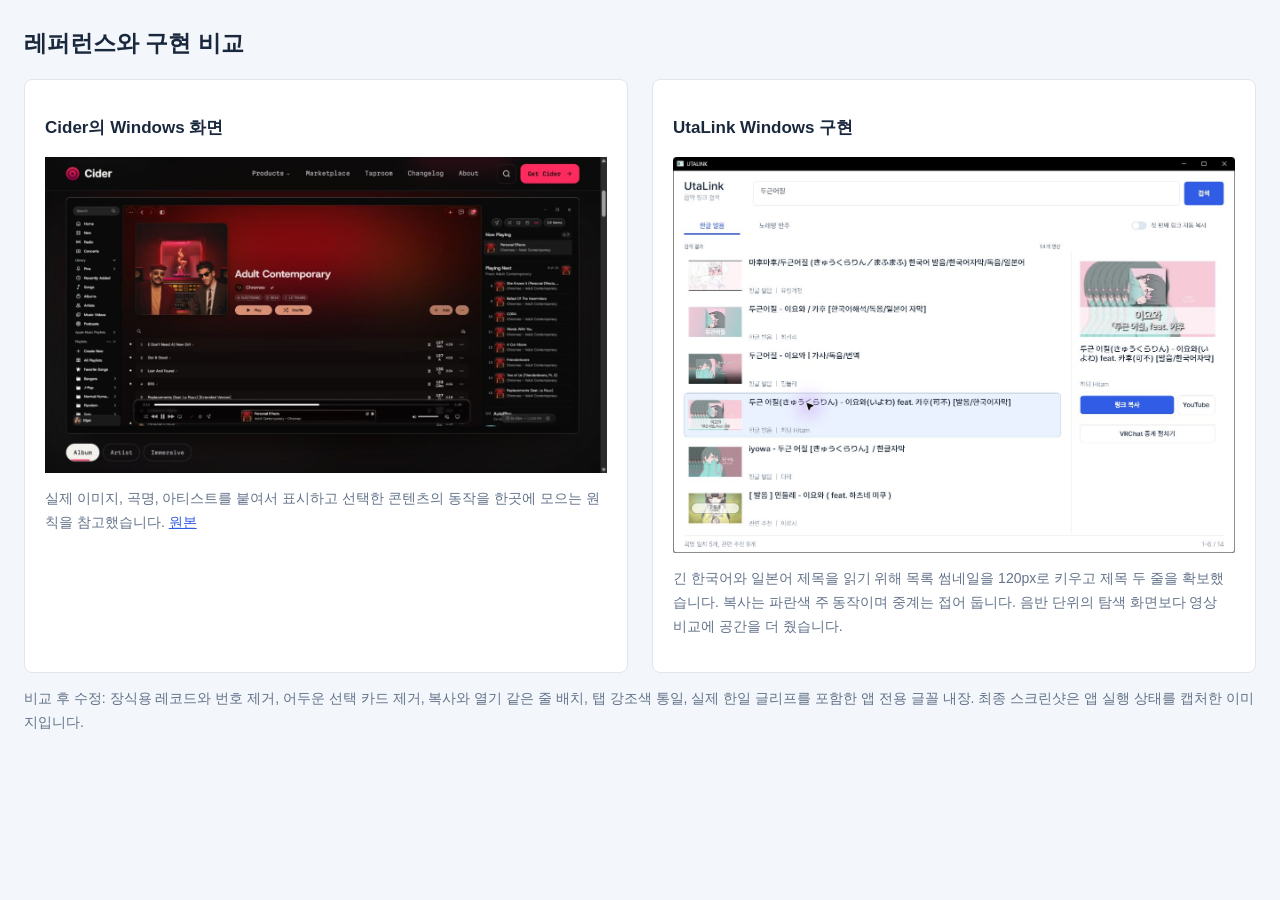
<file: docs/design/reference-comparison.html>
<!doctype html><meta charset="utf-8"><title>UtaLink 최종 비교</title><style>body{margin:24px;font:14px/1.7 "Malgun Gothic",sans-serif;color:#1a283d;background:#f3f6fa}main{display:grid;grid-template-columns:1fr 1fr;gap:24px}section{background:white;padding:20px;border:1px solid #dfe6f0;border-radius:8px}img{width:100%;display:block}h1{font-size:23px}h2{font-size:17px}p{color:#63738a}a{color:#315ce5}</style><h1>레퍼런스와 구현 비교</h1><main><section><h2>Cider의 Windows 화면</h2><img src="reference-cider.png"><p>실제 이미지, 곡명, 아티스트를 붙여서 표시하고 선택한 콘텐츠의 동작을 한곳에 모으는 원칙을 참고했습니다. <a href="https://cider.sh/">원본</a></p></section><section><h2>UtaLink Windows 구현</h2><img src="native-final.png"><p>긴 한국어와 일본어 제목을 읽기 위해 목록 썸네일을 120px로 키우고 제목 두 줄을 확보했습니다. 복사는 파란색 주 동작이며 중계는 접어 둡니다. 음반 단위의 탐색 화면보다 영상 비교에 공간을 더 줬습니다.</p></section></main><p>비교 후 수정: 장식용 레코드와 번호 제거, 어두운 선택 카드 제거, 복사와 열기 같은 줄 배치, 탭 강조색 통일, 실제 한일 글리프를 포함한 앱 전용 글꼴 내장. 최종 스크린샷은 앱 실행 상태를 캡처한 이미지입니다.</p>
</file>
